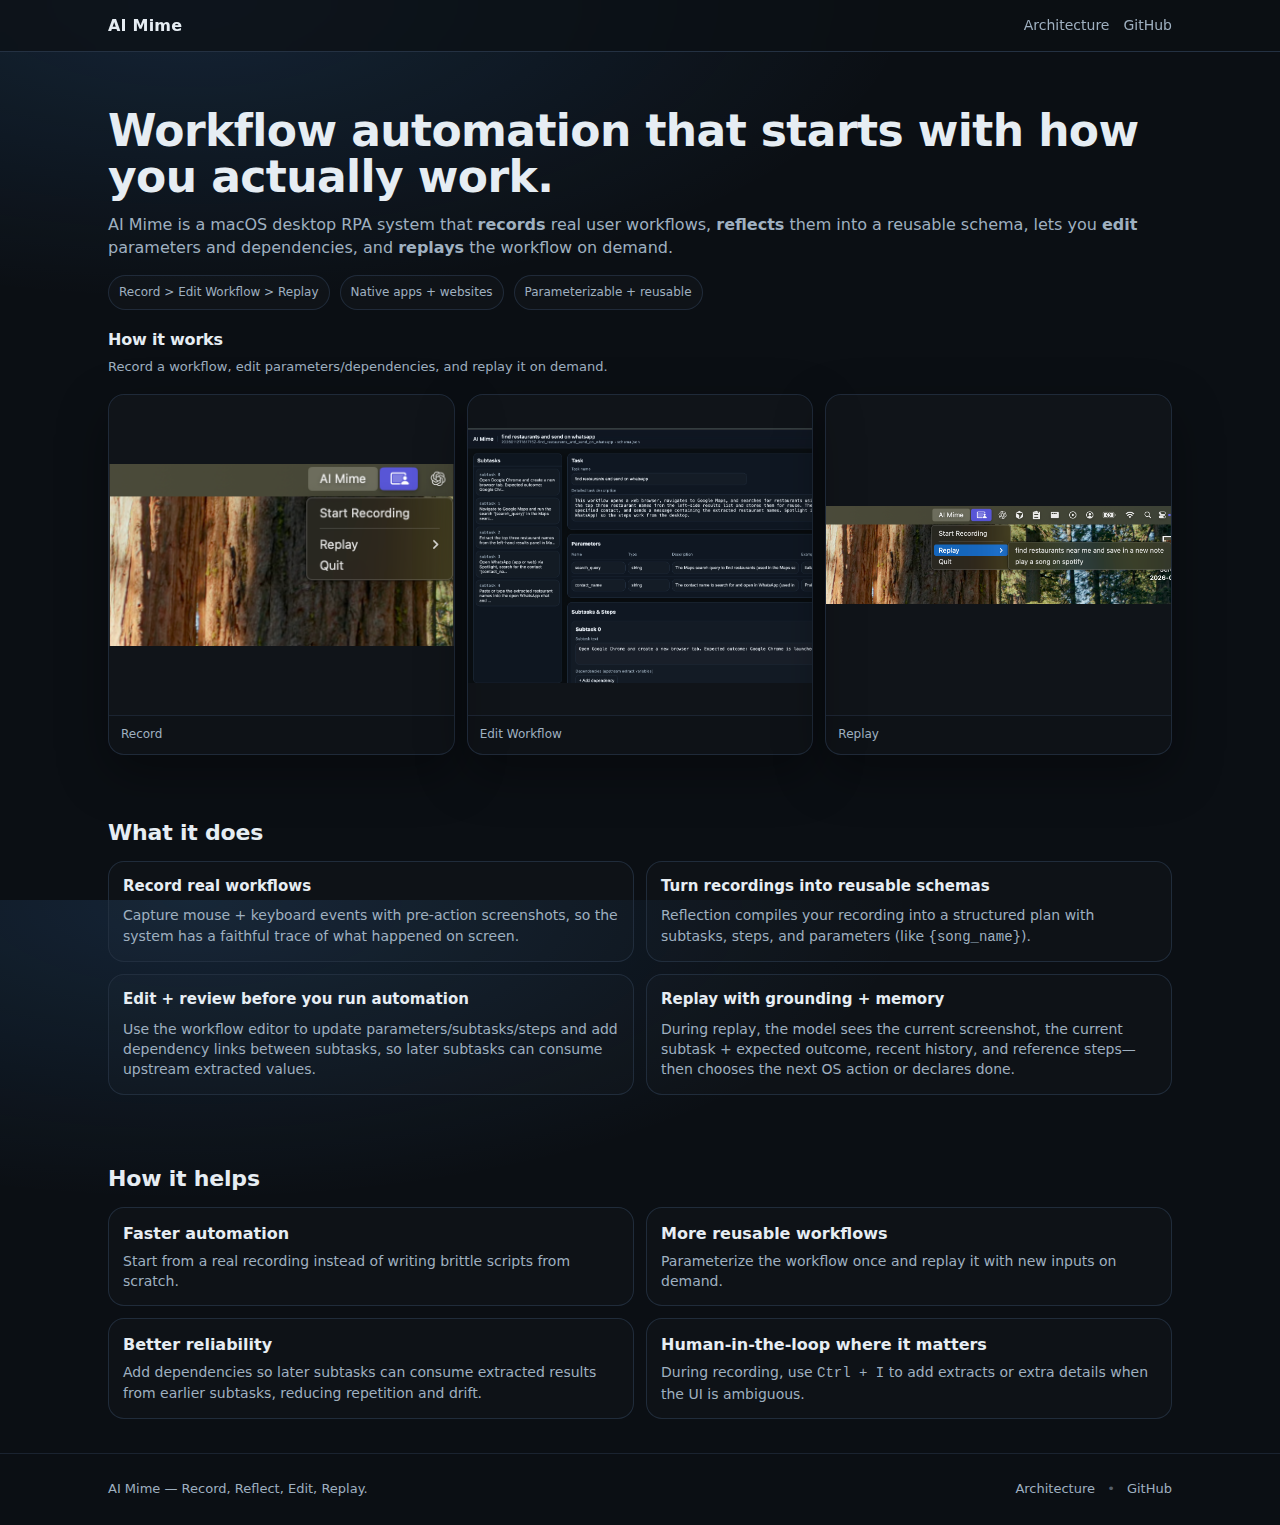
<file: docs/index.html>
<!doctype html>
<html lang="en">
  <head>
    <meta charset="utf-8" />
    <meta name="viewport" content="width=device-width, initial-scale=1" />
    <title>AI Mime — macOS Workflow Automation</title>
    <meta
      name="description"
      content="AI Mime records real workflows on macOS, turns them into reusable editable schemas, and replays them to automate repeatable tasks across apps and websites."
    />
    <link rel="stylesheet" href="./landing.css" />
  </head>
  <body>
    <header class="header">
      <div class="container">
        <div class="brand">AI Mime</div>
        <nav class="nav">
          <a href="./architecture.md">Architecture</a>
          <a href="https://github.com/prakhar1114/ai_mime">GitHub</a>
        </nav>
      </div>
    </header>

    <main>
      <section class="hero">
        <div class="container hero-grid">
          <div>
            <h1>Workflow automation that starts with how you actually work.</h1>
            <p class="lead">
              AI Mime is a macOS desktop RPA system that <strong>records</strong> real user workflows,
              <strong>reflects</strong> them into a reusable schema, lets you <strong>edit</strong> parameters and
              dependencies, and <strong>replays</strong> the workflow on demand.
            </p>

            <div class="pill-row">
              <span class="pill">Record &gt; Edit Workflow &gt; Replay</span>
              <span class="pill">Native apps + websites</span>
              <span class="pill">Parameterizable + reusable</span>
            </div>

            <!-- <div class="cta-row">
              <a class="btn primary" href="./architecture.md">Architecture</a>
            </div> -->

            <div class="how-title">How it works</div>
            <div class="how-sub">
              Record a workflow, edit parameters/dependencies, and replay it on demand.
            </div>

            <div class="hero-media" aria-label="Screenshots of AI Mime">
              <div class="media-card">
                <a class="media-link" href="./images/start_recording.png" target="_blank" rel="noopener noreferrer" aria-label="Open full-size Record screenshot">
                  <img src="./images/start_recording.png" alt="Start Recording" />
                </a>
                <div class="caption">Record</div>
              </div>
              <div class="media-card">
                <a class="media-link" href="./images/edit_workflow.png" target="_blank" rel="noopener noreferrer" aria-label="Open full-size Edit Workflow screenshot">
                  <img src="./images/edit_workflow.png" alt="Edit Workflow" />
                </a>
                <div class="caption">Edit Workflow</div>
              </div>
              <div class="media-card">
                <a class="media-link" href="./images/replay.png" target="_blank" rel="noopener noreferrer" aria-label="Open full-size Replay screenshot">
                  <img src="./images/replay.png" alt="Replay" />
                </a>
                <div class="caption">Replay</div>
              </div>
            </div>
          </div>
        </div>
      </section>

      <section class="section">
        <div class="container">
          <h2>What it does</h2>
          <div class="cards">
            <div class="card">
              <h3>Record real workflows</h3>
              <p>
                Capture mouse + keyboard events with pre-action screenshots, so the system has a faithful trace of what
                happened on screen.
              </p>
            </div>
            <div class="card">
              <h3>Turn recordings into reusable schemas</h3>
              <p>
                Reflection compiles your recording into a structured plan with subtasks, steps, and parameters (like
                <span class="mono">{song_name}</span>).
              </p>
            </div>
            <div class="card">
              <h3>Edit + review before you run automation</h3>
              <p>
                Use the workflow editor to update parameters/subtasks/steps and add dependency links between subtasks,
                so later subtasks can consume upstream extracted values.
              </p>
            </div>
            <div class="card">
              <h3>Replay with grounding + memory</h3>
              <p>
                During replay, the model sees the current screenshot, the current subtask + expected outcome, recent
                history, and reference steps—then chooses the next OS action or declares done.
              </p>
            </div>
          </div>
        </div>
      </section>

      <section class="section">
        <div class="container">
          <h2>How it helps</h2>
          <div class="bullets">
            <div class="bullet">
              <div class="bullet-k">Faster automation</div>
              <div class="bullet-v">Start from a real recording instead of writing brittle scripts from scratch.</div>
            </div>
            <div class="bullet">
              <div class="bullet-k">More reusable workflows</div>
              <div class="bullet-v">Parameterize the workflow once and replay it with new inputs on demand.</div>
            </div>
            <div class="bullet">
              <div class="bullet-k">Better reliability</div>
              <div class="bullet-v">
                Add dependencies so later subtasks can consume extracted results from earlier subtasks, reducing
                repetition and drift.
              </div>
            </div>
            <div class="bullet">
              <div class="bullet-k">Human-in-the-loop where it matters</div>
              <div class="bullet-v">
                During recording, use <span class="mono">Ctrl + I</span> to add extracts or extra details when the UI is
                ambiguous.
              </div>
            </div>
          </div>
        </div>
      </section>
    </main>

    <footer class="footer">
      <div class="container">
        <div class="footer-row">
          <div class="muted">AI Mime — Record, Reflect, Edit, Replay.</div>
          <div class="muted">
            <a href="./architecture.md">Architecture</a>
            <span class="sep">•</span>
            <a href="https://github.com/">GitHub</a>
          </div>
        </div>
      </div>
    </footer>
  </body>
</html>
</file>
<file: docs/landing.css>
:root {
  --bg: #0b0f14;
  --panel: #101722;
  --panel2: #0f1620;
  --text: #e6edf3;
  --muted: #9fb0c0;
  --border: #243142;
  --accent: #4aa3ff;
  --accent2: #2b7bd8;
  --shadow: rgba(0, 0, 0, 0.35);
  --mono: ui-monospace, SFMono-Regular, Menlo, Monaco, Consolas, "Liberation Mono", "Courier New", monospace;
  --sans: ui-sans-serif, system-ui, -apple-system, Segoe UI, Roboto, Helvetica, Arial, "Apple Color Emoji",
    "Segoe UI Emoji";
}

* {
  box-sizing: border-box;
}

html,
body {
  height: 100%;
}

body {
  margin: 0;
  background: radial-gradient(1200px 500px at 15% 0%, rgba(74, 163, 255, 0.14) 0%, rgba(11, 15, 20, 0) 60%),
    var(--bg);
  color: var(--text);
  font-family: var(--sans);
  line-height: 1.45;
}

a {
  color: inherit;
  text-decoration: none;
}

a:hover {
  text-decoration: underline;
}

.container {
  width: min(1100px, 100%);
  margin: 0 auto;
  padding: 0 18px;
}

.mono {
  font-family: var(--mono);
}

.muted {
  color: var(--muted);
}

.header {
  position: sticky;
  top: 0;
  z-index: 10;
  border-bottom: 1px solid var(--border);
  background: rgba(11, 15, 20, 0.72);
  backdrop-filter: blur(12px);
}

.header .container {
  display: flex;
  align-items: center;
  justify-content: space-between;
  padding: 14px 18px;
}

.brand {
  font-weight: 900;
  letter-spacing: 0.2px;
}

.nav {
  display: flex;
  gap: 14px;
  color: var(--muted);
  font-size: 14px;
}

.hero {
  padding: 56px 0 28px 0;
}

.hero-grid {
  display: grid;
  grid-template-columns: 1fr;
  gap: 22px;
  align-items: start;
}

h1 {
  margin: 0 0 12px 0;
  font-size: 44px;
  line-height: 1.05;
  letter-spacing: -0.6px;
}

.lead {
  margin: 0 0 16px 0;
  color: var(--muted);
  font-size: 16px;
}

.pill-row {
  display: flex;
  flex-wrap: wrap;
  gap: 10px;
  margin: 14px 0 18px 0;
}

.pill {
  display: inline-flex;
  border: 1px solid rgba(36, 49, 66, 0.8);
  background: rgba(255, 255, 255, 0.02);
  border-radius: 999px;
  padding: 8px 10px;
  font-size: 12px;
  color: var(--muted);
}

.cta-row {
  display: flex;
  gap: 10px;
  align-items: center;
  margin-top: 6px;
}

.how-title {
  margin-top: 18px;
  font-weight: 900;
  letter-spacing: -0.2px;
  font-size: 16px;
}

.how-sub {
  margin-top: 6px;
  color: var(--muted);
  font-size: 13px;
}

.btn {
  display: inline-flex;
  align-items: center;
  justify-content: center;
  border: 1px solid var(--border);
  border-radius: 12px;
  padding: 10px 12px;
  background: rgba(255, 255, 255, 0.02);
  color: var(--text);
  font-weight: 650;
}

.btn:hover {
  border-color: #35506d;
  text-decoration: none;
}

.btn.primary {
  background: linear-gradient(180deg, var(--accent) 0%, var(--accent2) 100%);
  border-color: transparent;
  color: #06111d;
}

.hero-media {
  display: flex;
  flex-direction: row;
  align-items: stretch;
  justify-content: center;
  gap: 12px;
  margin-top: 18px; /* sits under CTA buttons */
}

.media-card {
  border: 1px solid rgba(36, 49, 66, 0.8);
  background: rgba(255, 255, 255, 0.015);
  border-radius: 16px;
  overflow: hidden;
  box-shadow: 0 18px 50px var(--shadow);
  /* Fixed-ish card width so screenshots are readable and aligned */
  flex: 0 1 360px;
  min-width: 0;
}

.media-link {
  display: block;
  text-decoration: none;
  color: inherit;
}

.media-card:hover {
  border-color: #35506d;
}

.media-link:focus-visible {
  outline: 2px solid rgba(74, 163, 255, 0.7);
  outline-offset: -2px;
}

.media-card img {
  width: 100%;
  height: 320px;
  display: block;
  object-fit: contain; /* reduce without cropping */
  background: rgba(255, 255, 255, 0.01);
}

.caption {
  padding: 10px 12px;
  border-top: 1px solid rgba(36, 49, 66, 0.6);
  color: var(--muted);
  font-size: 12px;
}

.section {
  padding: 34px 0;
}

.section.alt {
  background: rgba(255, 255, 255, 0.01);
  border-top: 1px solid rgba(36, 49, 66, 0.55);
  border-bottom: 1px solid rgba(36, 49, 66, 0.55);
}

h2 {
  margin: 0 0 12px 0;
  font-size: 22px;
  letter-spacing: -0.2px;
}

h3 {
  margin: 0 0 8px 0;
  font-size: 15px;
}

.cards {
  display: grid;
  grid-template-columns: repeat(2, minmax(0, 1fr));
  gap: 12px;
}

.card {
  border: 1px solid rgba(36, 49, 66, 0.85);
  background: rgba(255, 255, 255, 0.015);
  border-radius: 16px;
  padding: 14px;
}

.card p {
  margin: 0;
  color: var(--muted);
  font-size: 14px;
}

.video-frame {
  margin-top: 12px;
  border: 1px solid rgba(36, 49, 66, 0.85);
  border-radius: 16px;
  overflow: hidden;
  background: rgba(255, 255, 255, 0.015);
  position: relative;
  width: 100%;
  aspect-ratio: 16 / 9;
}

.video-frame iframe {
  position: absolute;
  inset: 0;
  width: 100%;
  height: 100%;
  display: block;
  border: none;
}

.video-placeholder {
  height: 320px;
  display: flex;
  flex-direction: column;
  gap: 6px;
  align-items: center;
  justify-content: center;
  padding: 18px;
}

.vp-title {
  font-weight: 850;
}

.vp-sub {
  color: var(--muted);
  font-size: 13px;
  text-align: center;
}

.bullets {
  display: grid;
  grid-template-columns: repeat(2, minmax(0, 1fr));
  gap: 12px;
}

.bullet {
  border: 1px solid rgba(36, 49, 66, 0.85);
  background: rgba(255, 255, 255, 0.015);
  border-radius: 16px;
  padding: 14px;
}

.bullet-k {
  font-weight: 850;
  margin-bottom: 6px;
}

.bullet-v {
  color: var(--muted);
  font-size: 14px;
}

.footer {
  padding: 26px 0;
  border-top: 1px solid rgba(36, 49, 66, 0.6);
}

.footer-row {
  display: flex;
  align-items: center;
  justify-content: space-between;
  gap: 16px;
  flex-wrap: wrap;
  font-size: 13px;
}

.sep {
  margin: 0 8px;
  color: rgba(159, 176, 192, 0.5);
}

@media (max-width: 960px) {
  .hero-grid {
    grid-template-columns: 1fr;
  }
  .hero-media {
    flex-wrap: wrap;
  }
  .media-card {
    flex: 1 1 320px;
  }
  h1 {
    font-size: 36px;
  }
  .cards {
    grid-template-columns: 1fr;
  }
  .bullets {
    grid-template-columns: 1fr;
  }
  /* iframe stays responsive via aspect-ratio */
}
</file>
